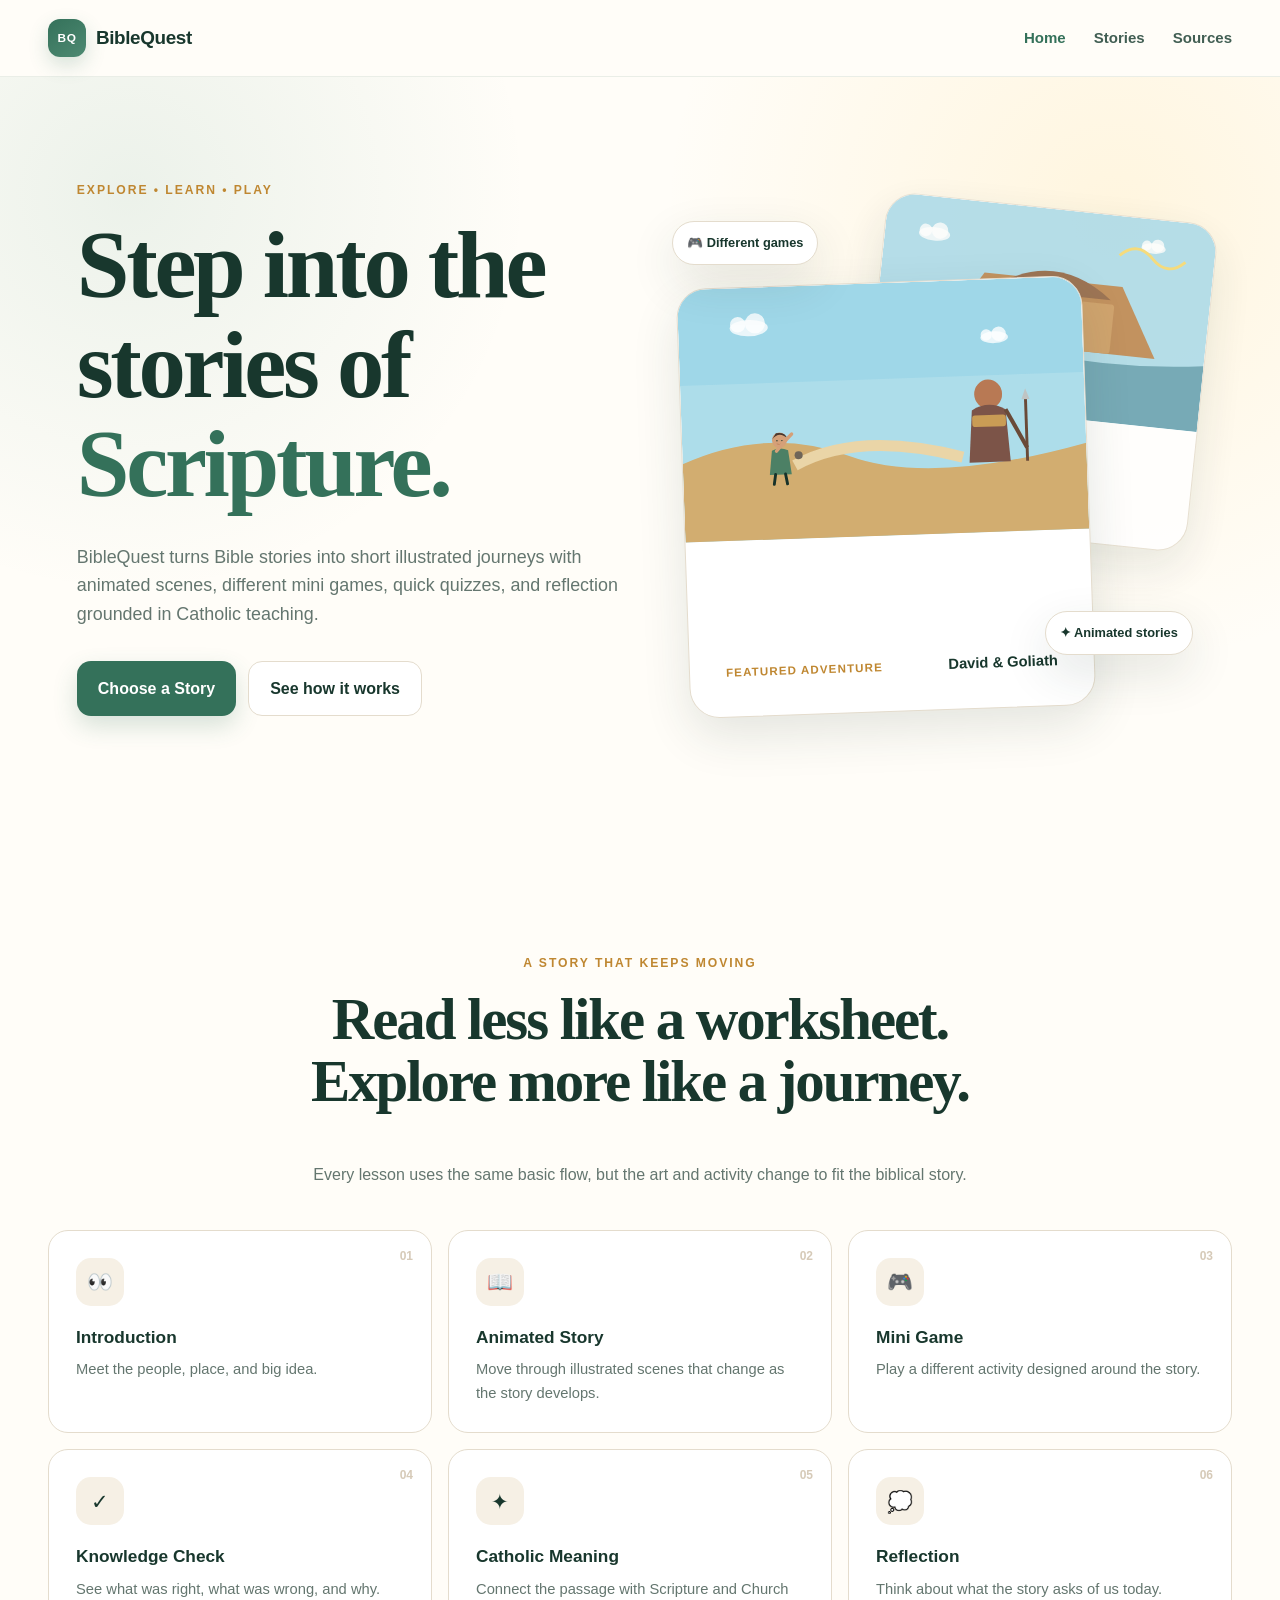
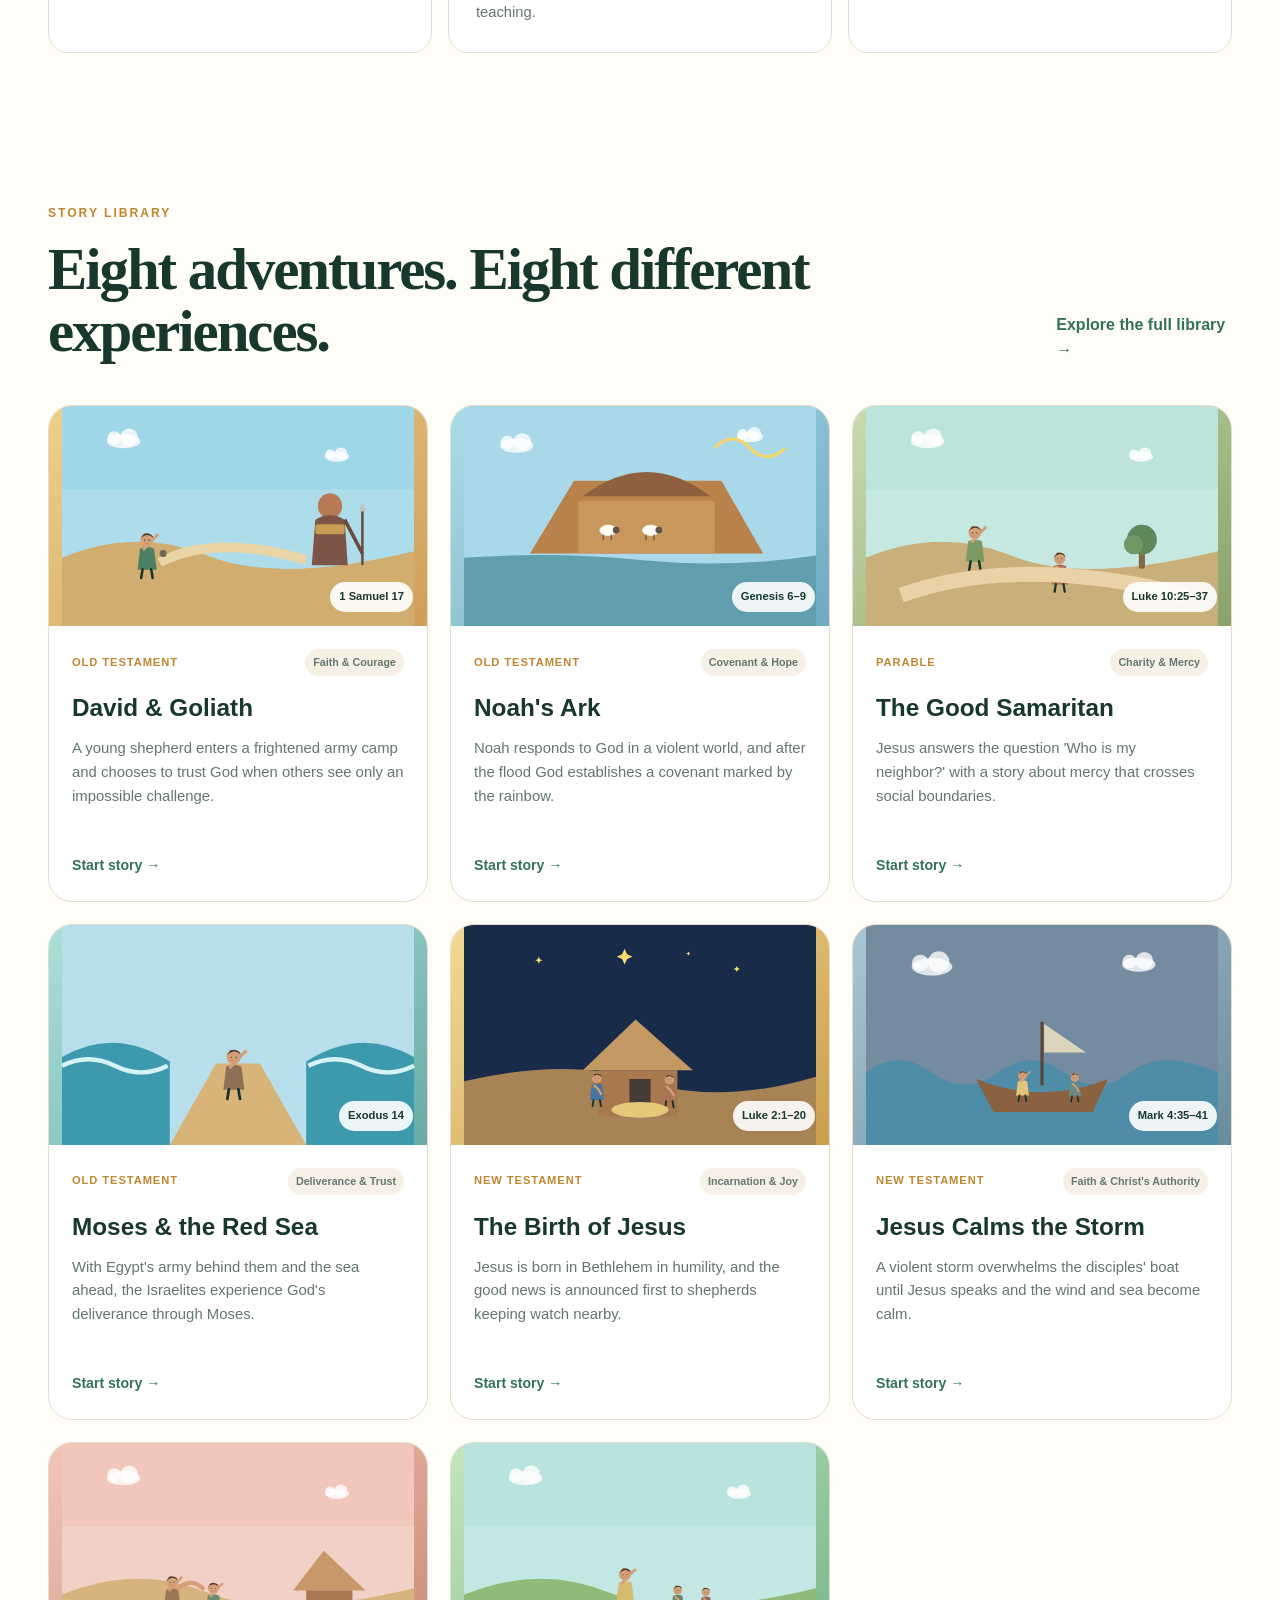
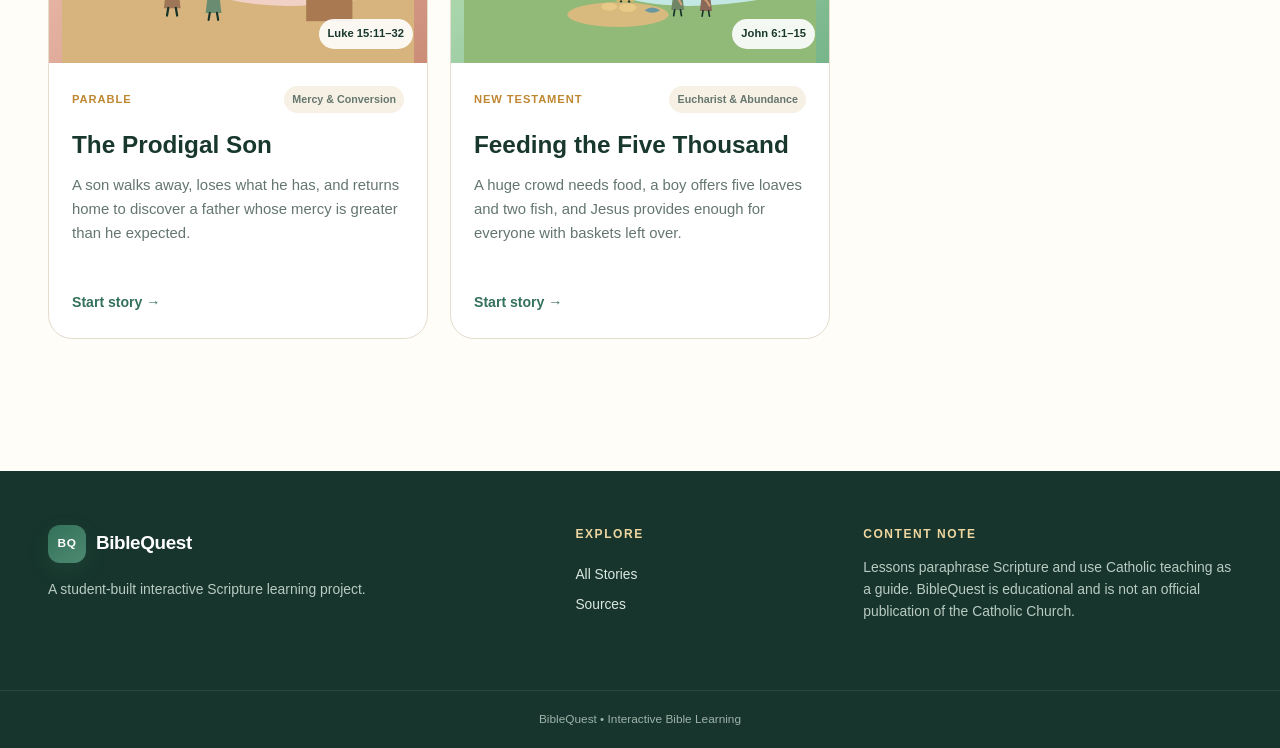
<file: index.html>
<!DOCTYPE html>
<html lang="en">
<head>
  <meta charset="UTF-8">
  <meta name="viewport" content="width=device-width, initial-scale=1.0">
  <meta name="description" content="BibleQuest makes Bible stories interactive through illustrated scenes, games, quizzes, and Catholic reflection.">
  <title>BibleQuest | Explore. Learn. Play.</title>
  <link rel="stylesheet" href="css/style.css">
</head>
<body>
<header class="site-header">
  <div class="nav-wrap">
    <a class="brand" href="index.html"><span class="brand-mark">BQ</span><span>BibleQuest</span></a>
    <button class="mobile-menu-button" aria-label="Open navigation" aria-expanded="false">☰</button>
    <nav class="main-nav" aria-label="Main navigation">
      <a href="index.html">Home</a><a href="stories.html">Stories</a><a href="sources.html">Sources</a>
    </nav>
  </div>
</header>

<main>
  <section class="home-hero vibrant-hero">
    <div class="hero-copy">
      <div class="eyebrow">Explore • Learn • Play</div>
      <h1>Step into the stories of <span>Scripture.</span></h1>
      <p>BibleQuest turns Bible stories into short illustrated journeys with animated scenes, different mini games, quick quizzes, and reflection grounded in Catholic teaching.</p>
      <div class="hero-actions"><a class="button primary" href="stories.html">Choose a Story</a><a class="button secondary" href="#how-it-works">See how it works</a></div>
    </div>
    <div class="home-character-stage" aria-hidden="true">
      <div class="home-art-card art-card-back"><div id="home-art-noah"></div></div>
      <div class="home-art-card art-card-front"><div id="home-art-david"></div><div class="art-caption"><span>Featured adventure</span><strong>David & Goliath</strong></div></div>
      <div class="home-floating-badge badge-one">✦ Animated stories</div>
      <div class="home-floating-badge badge-two">🎮 Different games</div>
    </div>
  </section>

  <section class="section-shell" id="how-it-works">
    <div class="section-heading centered"><span class="eyebrow">A story that keeps moving</span><h2>Read less like a worksheet. Explore more like a journey.</h2><p>Every lesson uses the same basic flow, but the art and activity change to fit the biblical story.</p></div>
    <div class="flow-grid lively-flow">
      <article><span>01</span><div class="flow-icon">👀</div><h3>Introduction</h3><p>Meet the people, place, and big idea.</p></article>
      <article><span>02</span><div class="flow-icon">📖</div><h3>Animated Story</h3><p>Move through illustrated scenes that change as the story develops.</p></article>
      <article><span>03</span><div class="flow-icon">🎮</div><h3>Mini Game</h3><p>Play a different activity designed around the story.</p></article>
      <article><span>04</span><div class="flow-icon">✓</div><h3>Knowledge Check</h3><p>See what was right, what was wrong, and why.</p></article>
      <article><span>05</span><div class="flow-icon">✦</div><h3>Catholic Meaning</h3><p>Connect the passage with Scripture and Church teaching.</p></article>
      <article><span>06</span><div class="flow-icon">💭</div><h3>Reflection</h3><p>Think about what the story asks of us today.</p></article>
    </div>
  </section>

  <section class="section-shell story-showcase-section">
    <div class="section-heading split-heading"><div><span class="eyebrow">Story Library</span><h2>Eight adventures. Eight different experiences.</h2></div><a class="text-link" href="stories.html">Explore the full library →</a></div>
    <div class="story-grid" id="home-story-grid"></div>
  </section>
</main>

<footer class="site-footer">
  <div class="footer-grid"><div><a class="brand footer-brand" href="index.html"><span class="brand-mark">BQ</span><span>BibleQuest</span></a><p>A student-built interactive Scripture learning project.</p></div><div><h3>Explore</h3><a href="stories.html">All Stories</a><a href="sources.html">Sources</a></div><div><h3>Content note</h3><p>Lessons paraphrase Scripture and use Catholic teaching as a guide. BibleQuest is educational and is not an official publication of the Catholic Church.</p></div></div>
  <div class="footer-bottom">BibleQuest • Interactive Bible Learning</div>
</footer>
<script src="js/stories-data.js"></script>
<script src="js/illustrations.js"></script>
<script src="js/main.js"></script>
<script>
  document.getElementById('home-art-david').innerHTML=BIBLEQUEST_ART.card('david-goliath');
  document.getElementById('home-art-noah').innerHTML=BIBLEQUEST_ART.card('noahs-ark');
</script>
</body>
</html>
</file>
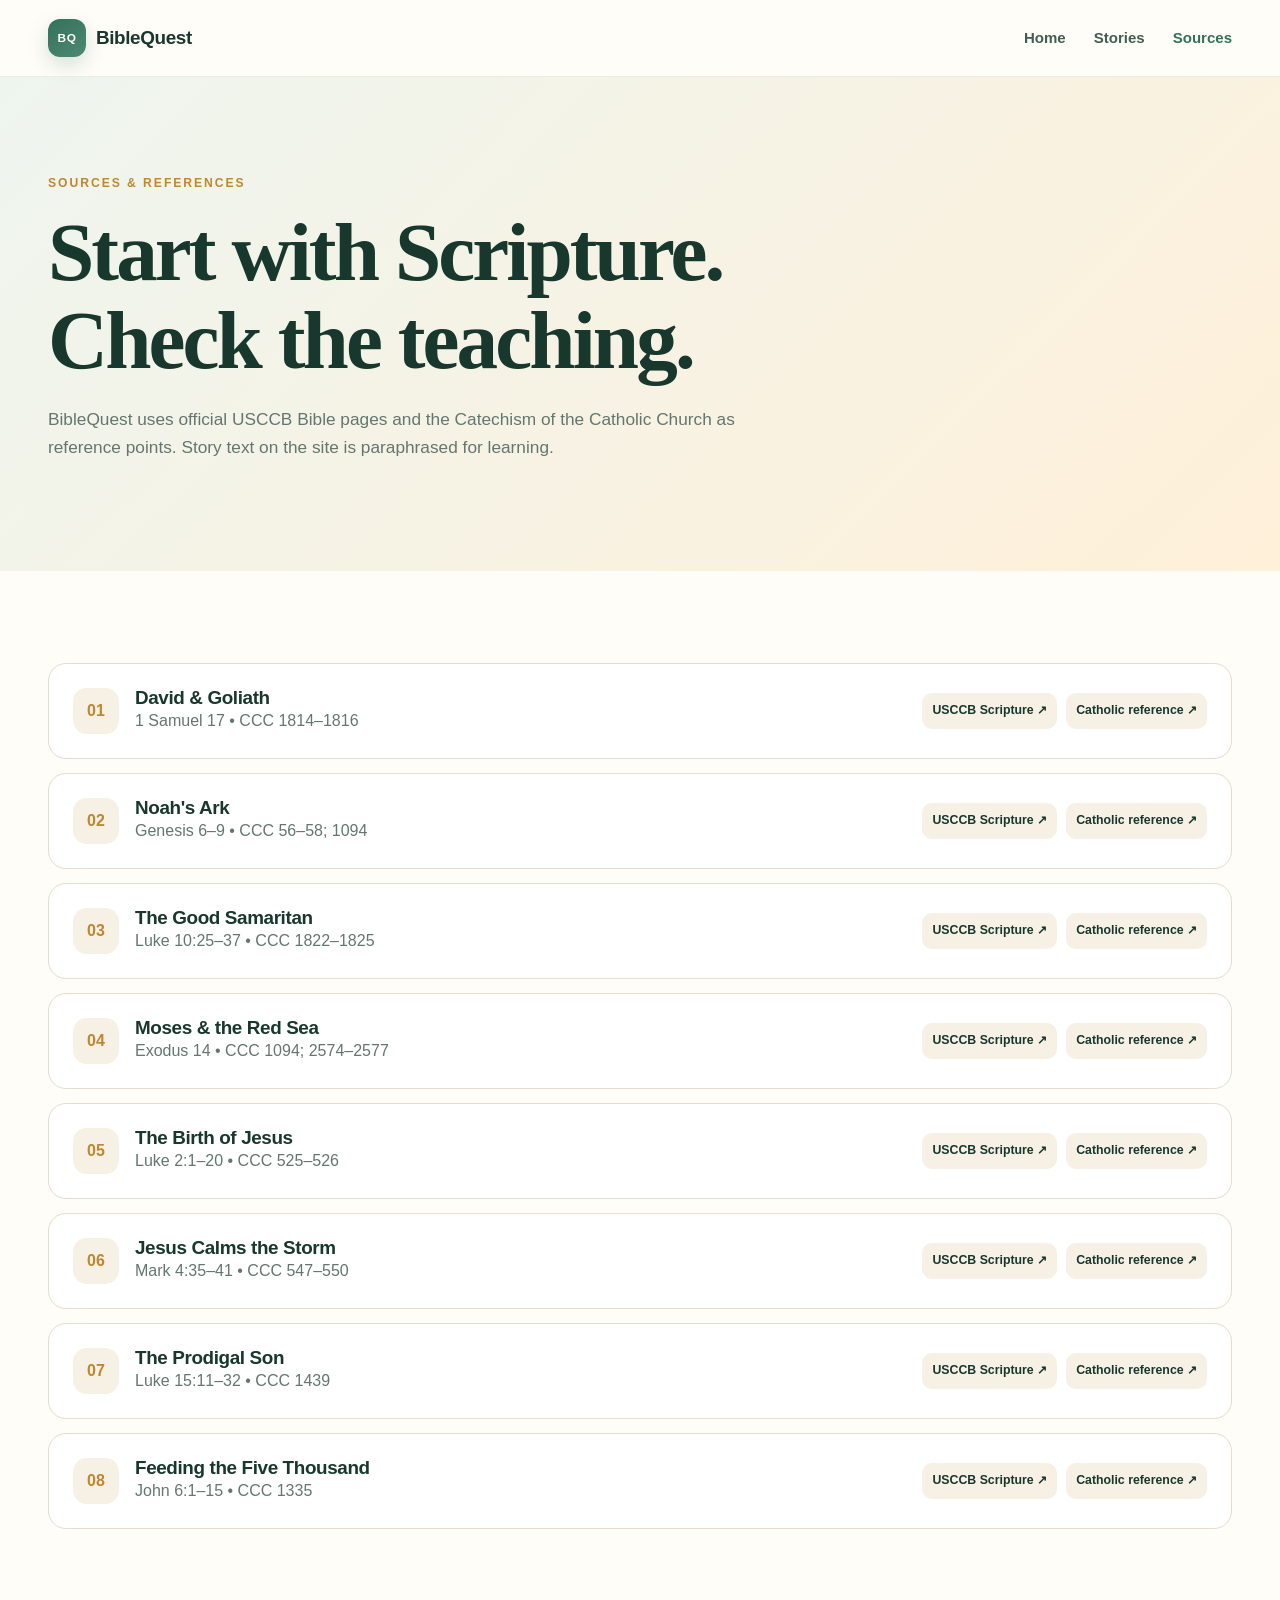
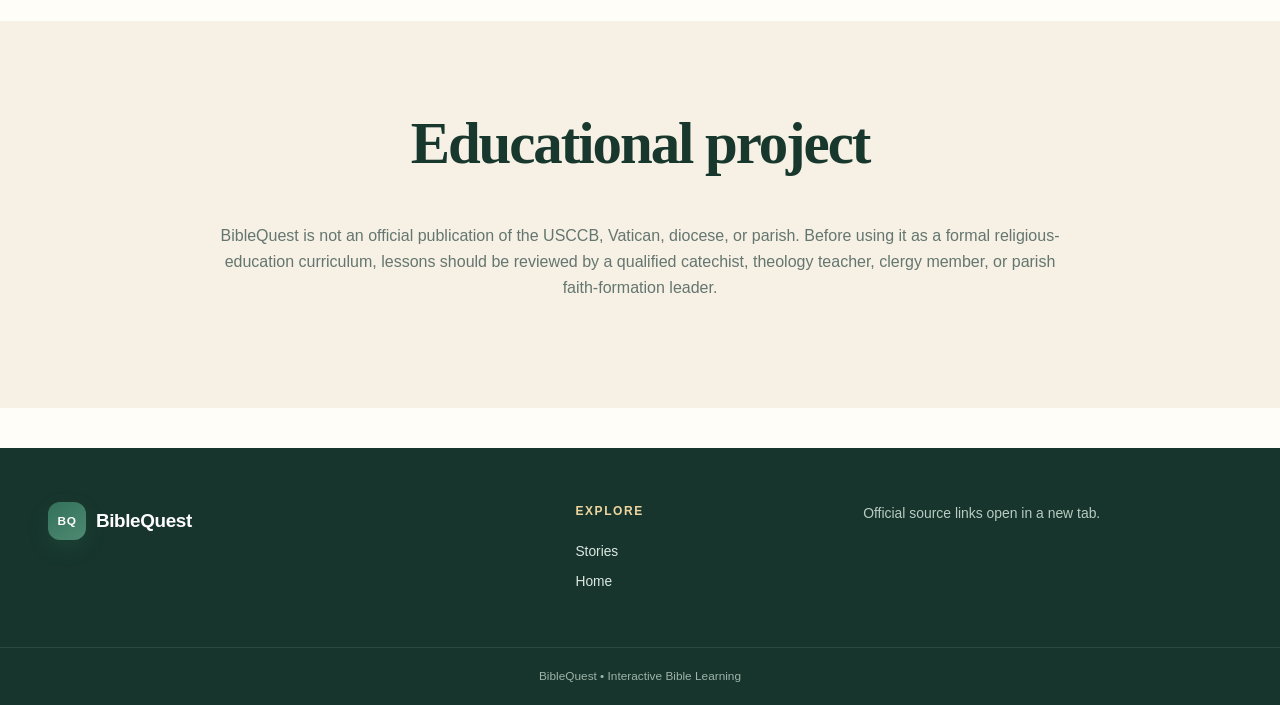
<file: sources.html>
<!DOCTYPE html>
<html lang="en"><head><meta charset="UTF-8"><meta name="viewport" content="width=device-width,initial-scale=1.0"><meta name="description" content="BibleQuest Scripture and Catholic teaching sources."><title>Sources | BibleQuest</title><link rel="stylesheet" href="css/style.css"></head>
<body>
<header class="site-header"><div class="nav-wrap"><a class="brand" href="index.html"><span class="brand-mark">BQ</span><span>BibleQuest</span></a><button class="mobile-menu-button" aria-label="Open navigation" aria-expanded="false">☰</button><nav class="main-nav"><a href="index.html">Home</a><a href="stories.html">Stories</a><a href="sources.html">Sources</a></nav></div></header>
<main><section class="page-hero compact-hero"><div><span class="eyebrow">Sources & References</span><h1>Start with Scripture. Check the teaching.</h1><p>BibleQuest uses official USCCB Bible pages and the Catechism of the Catholic Church as reference points. Story text on the site is paraphrased for learning.</p></div></section><section class="section-shell"><div class="source-list" id="source-list"></div></section><section class="section-shell soft-section"><div class="source-note"><h2>Educational project</h2><p>BibleQuest is not an official publication of the USCCB, Vatican, diocese, or parish. Before using it as a formal religious-education curriculum, lessons should be reviewed by a qualified catechist, theology teacher, clergy member, or parish faith-formation leader.</p></div></section></main>
<footer class="site-footer"><div class="footer-grid"><div><a class="brand footer-brand" href="index.html"><span class="brand-mark">BQ</span><span>BibleQuest</span></a></div><div><h3>Explore</h3><a href="stories.html">Stories</a><a href="index.html">Home</a></div><div><p>Official source links open in a new tab.</p></div></div><div class="footer-bottom">BibleQuest • Interactive Bible Learning</div></footer>
<script src="js/stories-data.js"></script><script src="js/illustrations.js"></script><script src="js/main.js"></script>
<script>document.getElementById('source-list').innerHTML=BIBLEQUEST_STORIES.map(s=>`<article class="source-card"><div><span class="source-number">${String(s.order).padStart(2,'0')}</span><h2>${s.title}</h2><p>${s.passage} • CCC ${s.catechismRefs}</p></div><div class="source-links"><a href="${s.sources.scripture}" target="_blank" rel="noopener">USCCB Scripture ↗</a><a href="${s.sources.catechism}" target="_blank" rel="noopener">Catholic reference ↗</a></div></article>`).join('');</script>
</body></html>
</file>
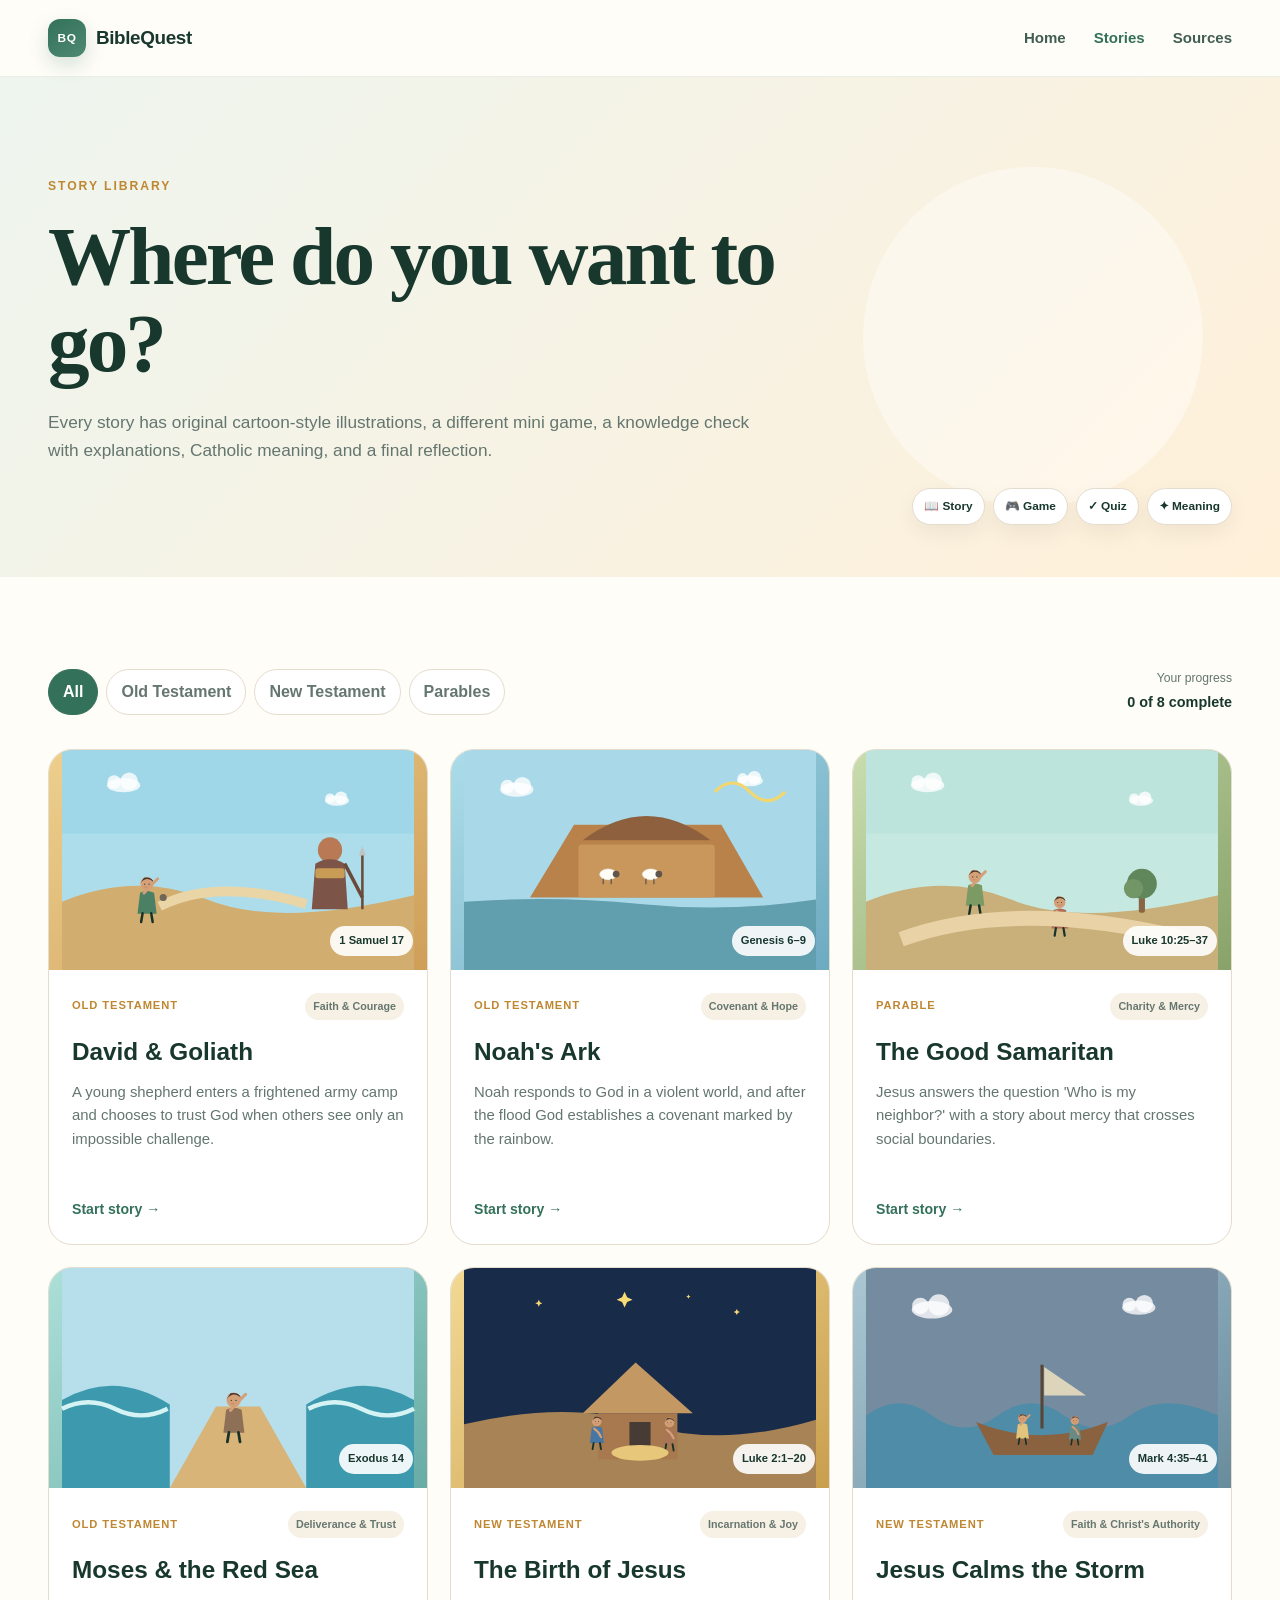
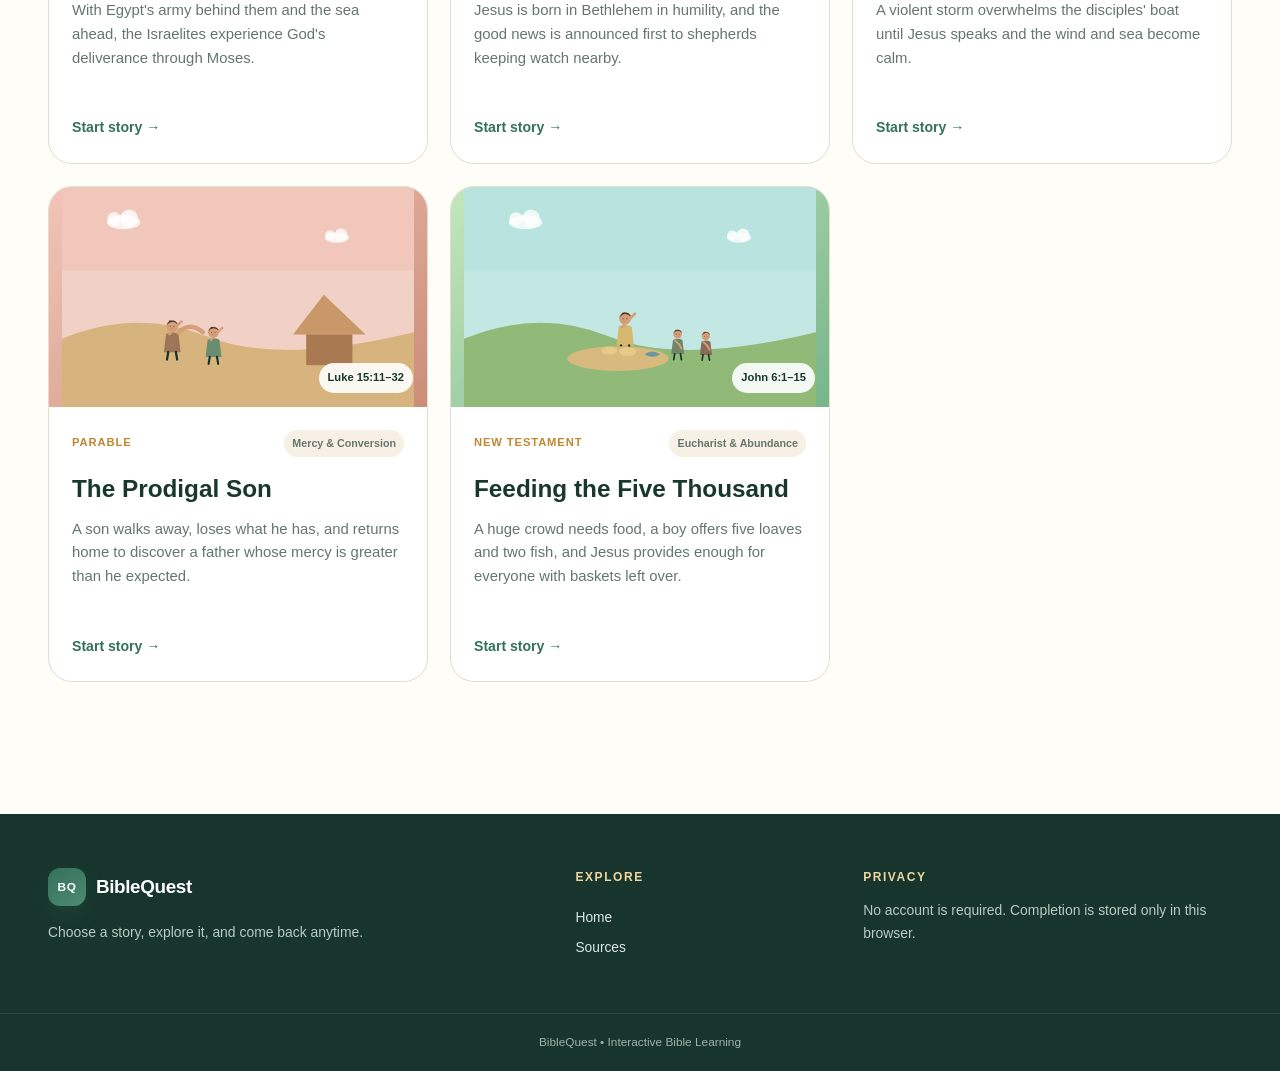
<file: stories.html>
<!DOCTYPE html>
<html lang="en">
<head>
  <meta charset="UTF-8"><meta name="viewport" content="width=device-width,initial-scale=1.0">
  <meta name="description" content="Explore all BibleQuest interactive Bible stories.">
  <title>Stories | BibleQuest</title><link rel="stylesheet" href="css/style.css">
</head>
<body>
<header class="site-header"><div class="nav-wrap"><a class="brand" href="index.html"><span class="brand-mark">BQ</span><span>BibleQuest</span></a><button class="mobile-menu-button" aria-label="Open navigation" aria-expanded="false">☰</button><nav class="main-nav"><a href="index.html">Home</a><a href="stories.html">Stories</a><a href="sources.html">Sources</a></nav></div></header>
<main>
  <section class="page-hero library-hero"><div><span class="eyebrow">Story Library</span><h1>Where do you want to go?</h1><p>Every story has original cartoon-style illustrations, a different mini game, a knowledge check with explanations, Catholic meaning, and a final reflection.</p></div><div class="library-hero-bubbles"><span>📖 Story</span><span>🎮 Game</span><span>✓ Quiz</span><span>✦ Meaning</span></div></section>
  <section class="section-shell library-section">
    <div class="library-toolbar"><div class="filters" role="group" aria-label="Filter stories"><button class="filter-button active-filter" data-filter="all">All</button><button class="filter-button" data-filter="old">Old Testament</button><button class="filter-button" data-filter="new">New Testament</button><button class="filter-button" data-filter="parable">Parables</button></div><div class="library-progress"><span>Your progress</span><strong id="library-progress-count">0 of 8 complete</strong></div></div>
    <div class="story-grid" id="library-story-grid"></div>
  </section>
</main>
<footer class="site-footer"><div class="footer-grid"><div><a class="brand footer-brand" href="index.html"><span class="brand-mark">BQ</span><span>BibleQuest</span></a><p>Choose a story, explore it, and come back anytime.</p></div><div><h3>Explore</h3><a href="index.html">Home</a><a href="sources.html">Sources</a></div><div><h3>Privacy</h3><p>No account is required. Completion is stored only in this browser.</p></div></div><div class="footer-bottom">BibleQuest • Interactive Bible Learning</div></footer>
<script src="js/stories-data.js"></script><script src="js/illustrations.js"></script><script src="js/main.js"></script><script src="js/stories.js"></script>
</body></html>
</file>
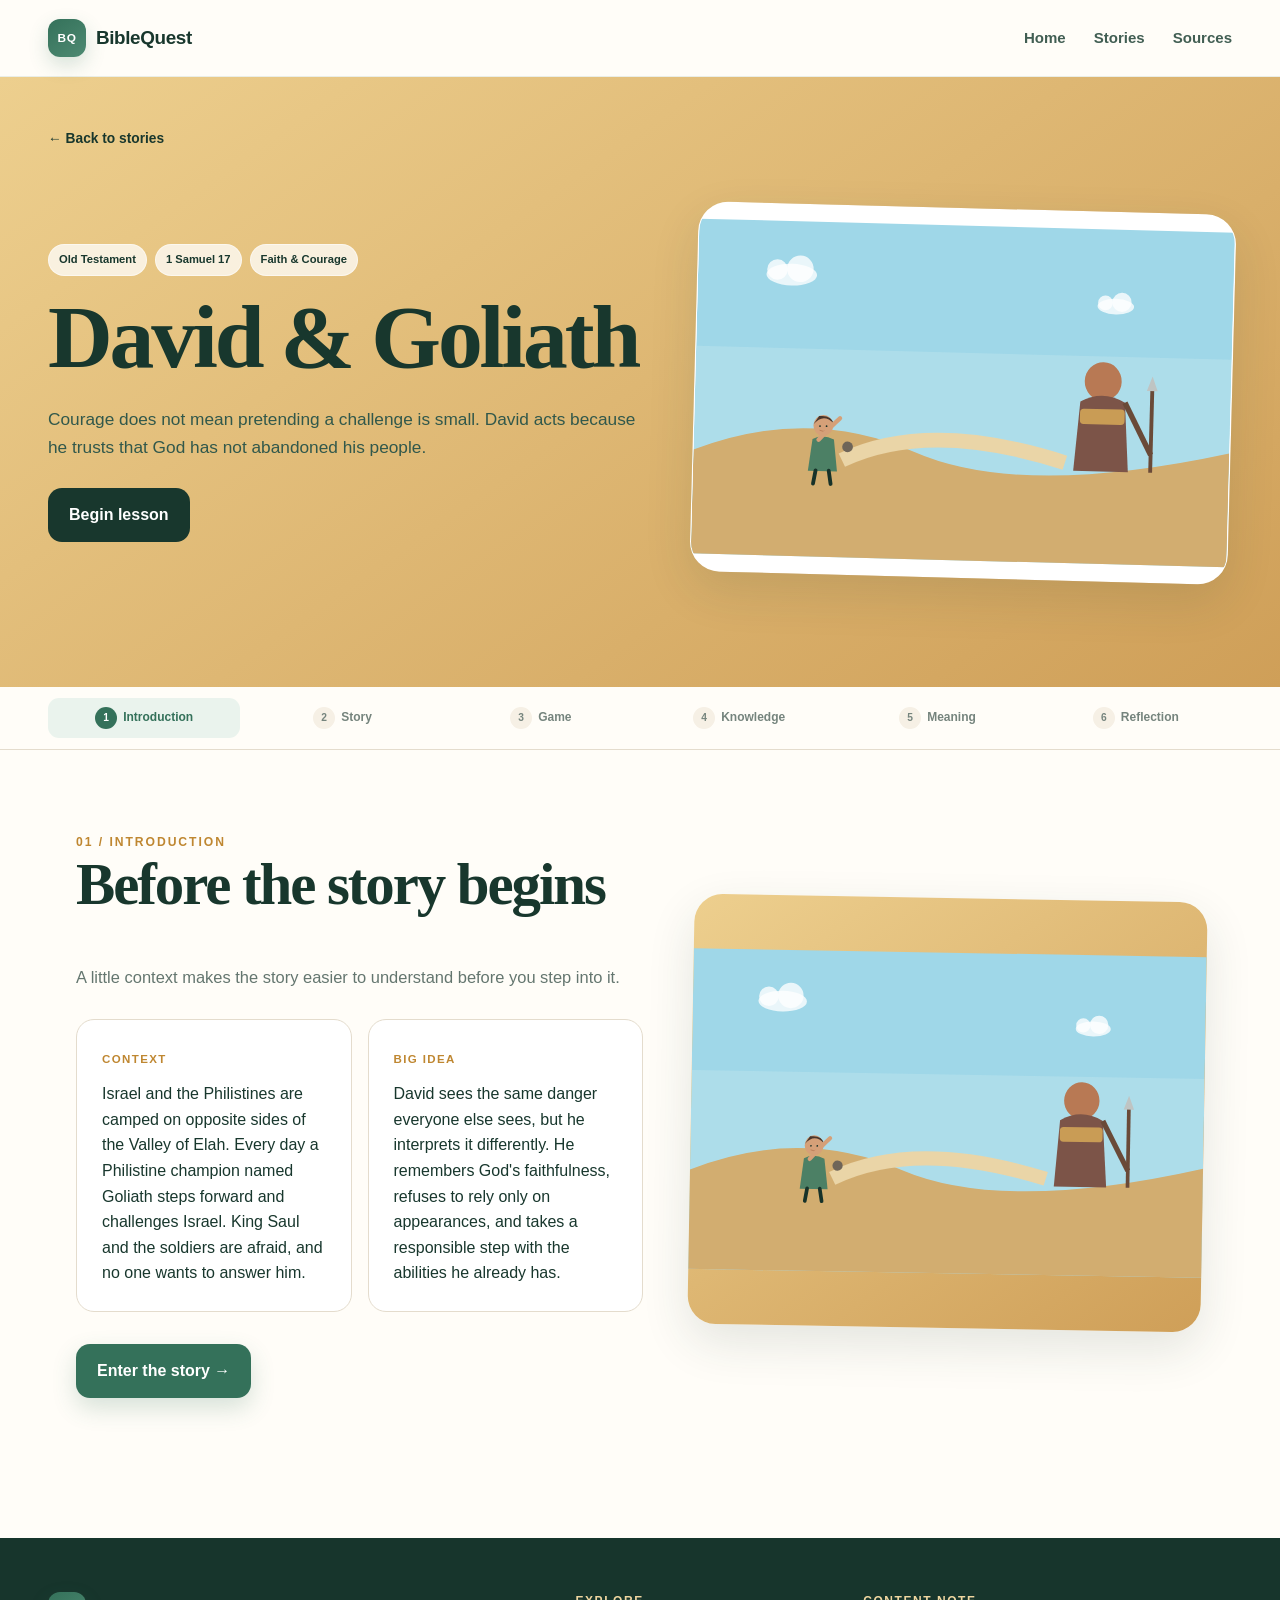
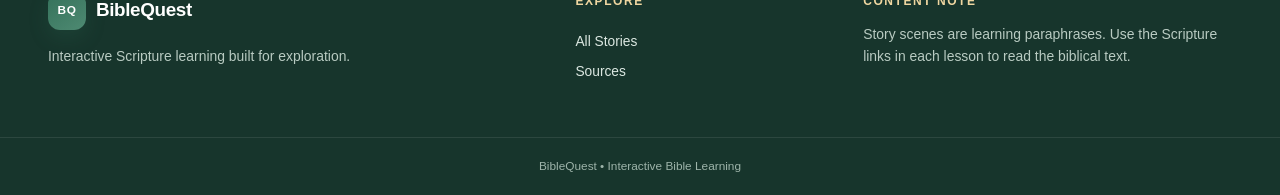
<file: story.html>
<!DOCTYPE html>
<html lang="en"><head><meta charset="UTF-8"><meta name="viewport" content="width=device-width,initial-scale=1.0"><meta name="description" content="An interactive BibleQuest story lesson."><title>Story | BibleQuest</title><link rel="stylesheet" href="css/style.css"></head>
<body class="story-page">
<header class="site-header"><div class="nav-wrap"><a class="brand" href="index.html"><span class="brand-mark">BQ</span><span>BibleQuest</span></a><button class="mobile-menu-button" aria-label="Open navigation" aria-expanded="false">☰</button><nav class="main-nav"><a href="index.html">Home</a><a href="stories.html">Stories</a><a href="sources.html">Sources</a></nav></div></header>
<main id="story-app"><section class="story-loading"><p>Loading story…</p></section></main>
<footer class="site-footer"><div class="footer-grid"><div><a class="brand footer-brand" href="index.html"><span class="brand-mark">BQ</span><span>BibleQuest</span></a><p>Interactive Scripture learning built for exploration.</p></div><div><h3>Explore</h3><a href="stories.html">All Stories</a><a href="sources.html">Sources</a></div><div><h3>Content note</h3><p>Story scenes are learning paraphrases. Use the Scripture links in each lesson to read the biblical text.</p></div></div><div class="footer-bottom">BibleQuest • Interactive Bible Learning</div></footer>
<script src="js/stories-data.js"></script><script src="js/illustrations.js"></script><script src="js/main.js"></script><script src="js/games.js"></script><script src="js/story.js"></script>
</body></html>
</file>
<file: css/style.css>
:root{
  --ink:#18372d;
  --ink-2:#284b40;
  --muted:#64766f;
  --paper:#fffdf8;
  --cream:#f6f0e5;
  --cream-2:#ece3d3;
  --white:#fff;
  --green:#34715a;
  --green-dark:#285744;
  --gold:#bf8731;
  --line:#e4dccd;
  --shadow:0 18px 48px rgba(31,60,49,.12);
  --radius:24px;
}
*{box-sizing:border-box}
html{scroll-behavior:smooth}
body{margin:0;background:var(--paper);color:var(--ink);font-family:Inter,ui-sans-serif,-apple-system,BlinkMacSystemFont,"Segoe UI",sans-serif;line-height:1.6}
button,input,textarea{font:inherit}button,a{-webkit-tap-highlight-color:transparent}a{color:inherit}img,svg{max-width:100%;display:block}
h1,h2,h3,p{margin-top:0}h1,h2{font-family:Georgia,"Times New Roman",serif;letter-spacing:-.035em;line-height:1.05}h1{font-size:clamp(3.2rem,7.4vw,7rem)}h2{font-size:clamp(2.2rem,4.6vw,4.2rem)}
.site-header{position:sticky;top:0;z-index:80;background:rgba(255,253,248,.94);border-bottom:1px solid rgba(52,113,90,.1);backdrop-filter:blur(14px)}
.nav-wrap{max-width:1240px;height:76px;margin:auto;padding:0 28px;display:flex;align-items:center;justify-content:space-between}.brand{display:inline-flex;align-items:center;gap:10px;text-decoration:none;font-weight:900;letter-spacing:-.02em;font-size:1.18rem}.brand-mark{width:38px;height:38px;border-radius:12px;display:grid;place-items:center;background:linear-gradient(145deg,var(--green),#4e8a72);color:#fff;font-size:.74rem;letter-spacing:.06em;box-shadow:0 8px 20px rgba(52,113,90,.2)}
.main-nav{display:flex;align-items:center;gap:28px}.main-nav a{text-decoration:none;color:#415e53;font-weight:750;font-size:.94rem}.main-nav a:hover,.main-nav .active-nav{color:var(--green)}.mobile-menu-button{display:none;border:0;background:none;color:var(--ink);font-size:1.35rem}
.button{display:inline-flex;align-items:center;justify-content:center;border:0;border-radius:14px;padding:14px 21px;text-decoration:none;font-weight:850;cursor:pointer;transition:.18s ease;transition-property:transform,box-shadow,background}.button:hover{transform:translateY(-2px)}.primary{background:var(--green);color:#fff;box-shadow:0 10px 24px rgba(52,113,90,.2)}.primary:hover{background:var(--green-dark)}.secondary{background:#fff;border:1px solid var(--line);color:var(--ink)}.text-link{color:var(--green);text-decoration:none;font-weight:850}.text-link:hover{text-decoration:underline}
.eyebrow,.mini-label,.lesson-number{display:inline-block;color:var(--gold);font-size:.76rem;font-weight:900;letter-spacing:.16em;text-transform:uppercase}.eyebrow{margin-bottom:16px}

/* HOME */
.home-hero{max-width:1420px;margin:auto;min-height:780px;padding:82px clamp(24px,6vw,92px);display:grid;grid-template-columns:1.02fr .98fr;gap:64px;align-items:center}.vibrant-hero{background:radial-gradient(circle at 87% 18%,rgba(255,210,107,.18),transparent 28rem),radial-gradient(circle at 10% 15%,rgba(66,142,111,.10),transparent 25rem)}
.hero-copy h1{max-width:790px;margin-bottom:28px}.hero-copy h1 span{color:var(--green)}.hero-copy>p{max-width:690px;font-size:1.12rem;color:var(--muted)}.hero-actions{display:flex;gap:12px;flex-wrap:wrap;margin:32px 0 42px}.hero-mini-stats{display:flex;gap:34px;flex-wrap:wrap;border-top:1px solid var(--line);padding-top:24px;max-width:680px}.hero-mini-stats div{display:flex;flex-direction:column}.hero-mini-stats strong{font-size:1.22rem}.hero-mini-stats span{color:var(--muted);font-size:.82rem}
.home-character-stage{min-height:560px;position:relative}.home-art-card{position:absolute;background:#fff;border:1px solid var(--line);border-radius:30px;box-shadow:var(--shadow);overflow:hidden}.home-art-card svg{width:100%;height:100%;object-fit:cover}.art-card-back{width:64%;height:330px;right:0;top:20px;transform:rotate(6deg);opacity:.86}.art-card-front{width:78%;height:430px;left:0;top:95px;transform:rotate(-2deg)}.art-caption{position:absolute;left:20px;bottom:18px;right:20px;background:rgba(255,255,255,.9);border:1px solid rgba(255,255,255,.8);border-radius:16px;padding:13px 15px;display:flex;justify-content:space-between;gap:15px;align-items:center}.art-caption span{font-size:.72rem;text-transform:uppercase;letter-spacing:.1em;color:var(--gold);font-weight:900}.art-caption strong{font-size:.92rem}.home-floating-badge{position:absolute;background:#fff;border:1px solid var(--line);box-shadow:var(--shadow);padding:11px 14px;border-radius:999px;font-weight:850;font-size:.8rem;animation:floaty 4s ease-in-out infinite}.badge-one{right:2%;bottom:92px}.badge-two{left:-2%;top:34px;animation-delay:-2s}
@keyframes floaty{0%,100%{transform:translateY(0)}50%{transform:translateY(-9px)}}
.section-shell{max-width:1240px;margin:auto;padding:92px 28px}.section-heading{margin-bottom:42px}.section-heading.centered{text-align:center;max-width:800px;margin-left:auto;margin-right:auto}.section-heading p{color:var(--muted)}.split-heading{display:flex;justify-content:space-between;align-items:end;gap:30px}.split-heading h2{margin-bottom:0}
.flow-grid{display:grid;grid-template-columns:repeat(3,1fr);gap:16px}.flow-grid article{position:relative;overflow:hidden;padding:27px;border:1px solid var(--line);border-radius:20px;background:#fff;transition:.2s ease}.flow-grid article:hover{transform:translateY(-4px);box-shadow:var(--shadow)}.flow-grid article>span{position:absolute;right:18px;top:16px;color:#d6cab8;font-weight:900;font-size:.75rem}.flow-icon{width:48px;height:48px;border-radius:15px;background:var(--cream);display:grid;place-items:center;font-size:1.3rem;margin-bottom:18px}.flow-grid h3{margin:0 0 7px;font-size:1.08rem}.flow-grid p{margin:0;color:var(--muted);font-size:.92rem}
.story-showcase-section{padding-top:54px}.story-grid{display:grid;grid-template-columns:repeat(3,1fr);gap:22px}.story-card{border:1px solid var(--line);border-radius:var(--radius);overflow:hidden;background:#fff;transition:.2s ease;transition-property:transform,box-shadow}.story-card:hover{transform:translateY(-6px);box-shadow:var(--shadow)}.story-card-visual{position:relative;display:block;min-height:220px;overflow:hidden;text-decoration:none}.card-art-wrap{position:absolute;inset:0}.card-art-wrap svg{width:100%;height:100%;object-fit:cover;transition:transform .35s ease}.story-card:hover .card-art-wrap svg{transform:scale(1.035)}.story-passage{position:absolute;right:14px;bottom:14px;z-index:2;background:rgba(255,255,255,.9);padding:6px 9px;border-radius:999px;font-size:.7rem;font-weight:850}.story-card-body{padding:23px}.story-card-meta{display:flex;justify-content:space-between;align-items:center;gap:8px;margin-bottom:13px}.story-card-meta>span:first-child{color:var(--gold);font-size:.7rem;text-transform:uppercase;letter-spacing:.08em;font-weight:900}.theme-pill,.complete-pill{padding:5px 8px;border-radius:999px;background:var(--cream);font-size:.67rem;font-weight:850;color:#66776f}.complete-pill{background:#e1f1e7;color:var(--green)}.story-card h3{font-size:1.52rem;margin-bottom:9px}.story-card h3 a{text-decoration:none}.story-card-body>p{color:var(--muted);font-size:.93rem;min-height:100px}.story-card-link{color:var(--green);text-decoration:none;font-weight:850;font-size:.88rem}
.kid-friendly-callout{display:grid;grid-template-columns:180px 1fr 220px;align-items:center;gap:34px;padding:40px;border-radius:30px;background:linear-gradient(135deg,#e9f4ee,#fff0d2);border:1px solid var(--line)}.callout-art{height:150px;position:relative;display:grid;place-items:center}.open-book{font-size:5.5rem;filter:drop-shadow(0 14px 18px rgba(0,0,0,.08));animation:bookbounce 3.5s ease-in-out infinite}.spark{position:absolute;color:#d49b3c;animation:twinkle 1.8s ease-in-out infinite}.s1{left:18px;top:22px}.s2{right:14px;bottom:28px;animation-delay:-.8s}.kid-friendly-callout h2{font-size:clamp(2rem,3vw,3rem);margin-bottom:12px}.kid-friendly-callout p{margin:0;color:var(--muted)}.progress-card{background:#fff;border:1px solid var(--line);border-radius:18px;padding:18px}.progress-card>span{color:var(--muted);font-size:.76rem}.progress-card strong{display:block;font-size:1.45rem;margin:3px 0 10px}.tiny-progress{height:8px;border-radius:999px;background:var(--cream);overflow:hidden}.tiny-progress span{display:block;height:100%;background:var(--green);width:0;transition:width .3s ease}
@keyframes bookbounce{0%,100%{transform:rotate(-4deg) translateY(0)}50%{transform:rotate(3deg) translateY(-8px)}}@keyframes twinkle{0%,100%{opacity:.35;transform:scale(.8)}50%{opacity:1;transform:scale(1.2)}}

/* LIBRARY / SOURCES */
.page-hero{min-height:500px;padding:92px max(28px,calc((100vw - 1184px)/2));display:flex;align-items:center;background:linear-gradient(135deg,#eef5ef,#fff0d9)}.page-hero>div:first-child{max-width:840px}.page-hero h1{font-size:clamp(3.2rem,6.5vw,6.2rem);margin-bottom:22px}.page-hero p{max-width:730px;color:var(--muted);font-size:1.08rem}.compact-hero{min-height:390px}.library-hero{position:relative;overflow:hidden}.library-hero::after{content:"";position:absolute;width:340px;height:340px;border-radius:50%;right:6%;top:18%;background:rgba(255,255,255,.38)}.library-hero-bubbles{position:absolute;right:max(28px,calc((100vw - 1184px)/2));bottom:52px;display:flex;gap:8px;flex-wrap:wrap;max-width:360px;justify-content:flex-end;z-index:2}.library-hero-bubbles span{background:#fff;border:1px solid var(--line);padding:8px 11px;border-radius:999px;font-size:.74rem;font-weight:850;box-shadow:0 8px 22px rgba(0,0,0,.06)}
.library-toolbar{display:flex;justify-content:space-between;align-items:center;gap:24px;margin-bottom:34px}.filters{display:flex;gap:8px;flex-wrap:wrap}.filter-button{border:1px solid var(--line);background:#fff;border-radius:999px;padding:9px 14px;color:var(--muted);font-weight:750;cursor:pointer}.filter-button:hover,.active-filter{background:var(--green);border-color:var(--green);color:#fff}.library-progress{text-align:right}.library-progress span{display:block;color:var(--muted);font-size:.76rem}.library-progress strong{font-size:.9rem}
.soft-section{max-width:none;padding-left:max(28px,calc((100vw - 1184px)/2));padding-right:max(28px,calc((100vw - 1184px)/2));background:var(--cream)}.source-list{display:grid;gap:14px}.source-card{display:grid;grid-template-columns:1fr auto;gap:25px;padding:24px;border:1px solid var(--line);border-radius:18px;background:#fff}.source-card>div:first-child{display:grid;grid-template-columns:46px 1fr;column-gap:16px;align-items:center}.source-card h2{font-family:inherit;font-size:1.18rem;letter-spacing:-.02em;margin:0}.source-card p{grid-column:2;color:var(--muted);margin:0}.source-number{grid-row:1/3;width:46px;height:46px;border-radius:14px;background:var(--cream);display:grid;place-items:center;font-weight:900;color:var(--gold)}.source-links{display:flex;align-items:center;gap:9px;flex-wrap:wrap;justify-content:flex-end}.source-links a{font-size:.77rem;font-weight:800;text-decoration:none;padding:8px 10px;border-radius:10px;background:var(--cream)}.source-links a:hover{background:var(--cream-2)}.source-note{max-width:850px;margin:auto;text-align:center}.source-note p{color:var(--muted)}

/* STORY HERO / FLOW */
.story-detail-hero{position:relative;min-height:610px;overflow:hidden}.story-hero-inner{max-width:1240px;margin:auto;padding:48px 28px 80px}.back-link{display:inline-block;margin-bottom:58px;text-decoration:none;font-size:.86rem;font-weight:850}.story-hero-grid{display:grid;grid-template-columns:1.05fr .95fr;gap:52px;align-items:center}.story-hero-meta{display:flex;gap:8px;flex-wrap:wrap;margin-bottom:14px}.story-hero-meta span{background:rgba(255,255,255,.74);border:1px solid rgba(255,255,255,.5);padding:6px 10px;border-radius:999px;font-size:.7rem;font-weight:850}.story-hero-copy h1{font-size:clamp(3.7rem,7vw,6.9rem);margin:0 0 22px}.story-hero-copy>p{max-width:680px;font-size:1.08rem;color:#31584b}.story-start-button{margin-top:10px;background:var(--ink);color:#fff}.story-hero-art{height:370px;border-radius:30px;overflow:hidden;background:#fff;border:1px solid rgba(255,255,255,.55);box-shadow:var(--shadow);transform:rotate(1.5deg)}.story-hero-art svg{width:100%;height:100%}
.story-progress-wrap{position:sticky;top:76px;z-index:60;background:rgba(255,253,248,.96);backdrop-filter:blur(12px);border-bottom:1px solid var(--line)}.story-progress-nav{max-width:1240px;margin:auto;padding:11px 28px;display:grid;grid-template-columns:repeat(6,1fr);gap:6px}.progress-tab{border:0;background:transparent;border-radius:11px;padding:9px 8px;display:flex;align-items:center;justify-content:center;gap:6px;color:#75847d;font-size:.75rem;font-weight:800;cursor:pointer}.progress-tab span{width:22px;height:22px;border-radius:50%;display:grid;place-items:center;background:var(--cream);font-size:.64rem}.progress-tab:hover,.active-tab{background:#eaf3ed;color:var(--green)}.active-tab span{background:var(--green);color:#fff}
.lesson-section{display:none;opacity:1}.lesson-section.active-lesson{display:block}.lesson-section.lesson-leaving{opacity:0;transform:translateY(-8px);transition:.18s ease}.lesson-section.lesson-entering{opacity:0;transform:translateY(10px)}.lesson-content{max-width:1184px;min-height:620px;margin:auto;padding:78px 28px 100px}.lesson-content.narrow{max-width:900px}.lesson-lede{max-width:760px;color:var(--muted);font-size:1.03rem}.lesson-next-row{margin-top:38px}
.intro-lesson{display:grid;grid-template-columns:1.05fr .95fr;gap:48px;align-items:center}.intro-cards{display:grid;grid-template-columns:1fr 1fr;gap:16px;margin:28px 0 32px}.intro-cards article{padding:25px;border:1px solid var(--line);border-radius:18px;background:#fff}.intro-cards article>span{color:var(--gold);font-size:.72rem;letter-spacing:.12em;text-transform:uppercase;font-weight:900}.intro-cards p{margin:11px 0 0}.intro-art{height:430px;border-radius:28px;overflow:hidden;box-shadow:var(--shadow);transform:rotate(1deg)}.intro-art svg{width:100%;height:100%}
.story-section-heading{display:flex;justify-content:space-between;gap:30px;align-items:end;margin-bottom:28px}.story-section-heading h2{margin-bottom:0}.story-section-heading>p{max-width:460px;color:var(--muted);margin-bottom:5px}.scene-viewer{display:grid;grid-template-columns:1.15fr .85fr;min-height:510px;background:#fff;border:1px solid var(--line);border-radius:28px;overflow:hidden;box-shadow:var(--shadow)}.scene-stage{position:relative;min-height:510px;overflow:hidden}.scene-art-wrap,.scene-art-wrap svg{width:100%;height:100%}.scene-badge{position:absolute;left:22px;top:22px;width:58px;height:58px;border-radius:17px;background:rgba(255,255,255,.9);display:flex;flex-direction:column;align-items:center;justify-content:center;box-shadow:0 10px 24px rgba(0,0,0,.08)}.scene-badge span{font-weight:950;font-size:1.15rem;line-height:1}.scene-badge small{font-size:.5rem;font-weight:900;letter-spacing:.12em;color:var(--muted)}.scene-copy{padding:46px;display:flex;flex-direction:column;justify-content:center}.scene-copy>span{color:var(--gold);font-size:.72rem;font-weight:900;letter-spacing:.08em;text-transform:uppercase}.scene-copy h3{font-family:Georgia,serif;font-size:2.1rem;margin:11px 0 14px}.scene-copy p{color:var(--muted);font-size:1.01rem}.scene-controls{display:flex;gap:10px;margin-top:18px}.icon-button{width:48px;height:48px;border:1px solid var(--line);background:#fff;border-radius:13px;font-weight:900;cursor:pointer}.icon-button:disabled{opacity:.35;cursor:not-allowed}.scene-progress-dots{display:flex;gap:7px;margin-top:8px}.scene-progress-dots button{width:8px;height:8px;border:0;padding:0;border-radius:999px;background:#d7d1c7;cursor:pointer;transition:.2s}.scene-progress-dots .active-dot{width:25px;background:var(--green)}
.scene-shift-left .story-svg{animation:sceneInLeft .55s cubic-bezier(.2,.8,.2,1)}.scene-shift-right .story-svg{animation:sceneInRight .55s cubic-bezier(.2,.8,.2,1)}.scene-copy-shift h3,.scene-copy-shift p{animation:copyIn .42s ease}.art-cloud{animation:cloudDrift 8s ease-in-out infinite}.art-bob,.art-character{animation:bob 3.8s ease-in-out infinite}.art-fly{animation:flyStone 1.4s ease-in-out infinite}.art-wave{animation:waveMove 2.2s ease-in-out infinite}.art-rainbow{animation:rainbowGlow 2.5s ease-in-out infinite}.art-twinkle{animation:twinkle 1.8s ease-in-out infinite}.art-float{animation:floaty 3s ease-in-out infinite}.art-wind{stroke-dasharray:90;animation:windMove 1.6s linear infinite}.art-sunpulse{animation:sunPulse 2.2s ease-in-out infinite}
@keyframes sceneInLeft{from{opacity:.3;transform:translateX(24px) scale(1.02)}to{opacity:1;transform:none}}@keyframes sceneInRight{from{opacity:.3;transform:translateX(-24px) scale(1.02)}to{opacity:1;transform:none}}@keyframes copyIn{from{opacity:0;transform:translateY(10px)}to{opacity:1;transform:none}}@keyframes cloudDrift{0%,100%{transform:translateX(0)}50%{transform:translateX(18px)}}@keyframes bob{0%,100%{transform:translateY(0)}50%{transform:translateY(-3px)}}@keyframes flyStone{0%,100%{transform:translate(0,0)}50%{transform:translate(30px,-18px)}}@keyframes waveMove{0%,100%{transform:translateX(0)}50%{transform:translateX(12px)}}@keyframes rainbowGlow{0%,100%{opacity:.75}50%{opacity:1}}@keyframes windMove{from{stroke-dashoffset:90}to{stroke-dashoffset:-90}}@keyframes sunPulse{0%,100%{opacity:.75}50%{opacity:1;transform:scale(1.06);transform-origin:center}}

/* GAMES */
.game-lesson-content>h2{margin-bottom:12px}.unique-game-shell{margin-top:30px;background:#fff;border:1px solid var(--line);border-radius:28px;padding:24px;box-shadow:var(--shadow)}.game-title-row{display:flex;justify-content:space-between;gap:18px;align-items:start;margin-bottom:7px}.game-title-row h3{margin:5px 0 0;font-size:1.35rem}.game-score{padding:8px 11px;border-radius:999px;background:var(--cream);font-size:.78rem;font-weight:900;white-space:nowrap}.game-help{color:var(--muted);margin-bottom:18px;font-size:.94rem}.game-message{margin-top:15px;padding:13px 15px;border-radius:13px;background:var(--cream);font-size:.86rem;font-weight:750}.success-message{background:#e3f1e8;color:var(--green)}
/* David */
.adventure-board{height:480px;position:relative;overflow:hidden;border-radius:22px;background:linear-gradient(#a9dceb 0 45%,#d8b575 45% 100%);outline:none}.david-path{position:absolute;left:4%;top:62%;width:90%;height:95px;border-radius:50%;background:#ead2a4;transform:rotate(-11deg)}.moving-cloud{position:absolute;width:100px;height:30px;border-radius:999px;background:rgba(255,255,255,.75);animation:cloudDrift 8s ease-in-out infinite}.moving-cloud:before,.moving-cloud:after{content:"";position:absolute;background:inherit;border-radius:50%}.moving-cloud:before{width:45px;height:45px;left:18px;top:-17px}.moving-cloud:after{width:55px;height:55px;right:12px;top:-24px}.cloud-one{left:8%;top:12%}.cloud-two{left:67%;top:19%;animation-delay:-3s;transform:scale(.72)}.game-tree{position:absolute;width:42px;height:65px;border-radius:50% 50% 40% 40%;background:#62835e;border-bottom:18px solid #865f3d;z-index:2}.t1{left:19%;top:57%}.t2{left:61%;top:67%}.t3{left:80%;top:51%}.boulder{position:absolute;width:54px;height:38px;border-radius:50% 55% 45% 45%;background:#9d876c;box-shadow:inset -10px -8px rgba(0,0,0,.08)}.b1{left:29%;top:27%}.b2{left:52%;top:56%}.b3{left:69%;top:32%}.collectible-stone{position:absolute;transform:translate(-50%,-50%);width:30px;height:30px;border:0;border-radius:50%;background:#f4eee3;color:#76695a;box-shadow:0 0 0 7px rgba(255,255,255,.4),0 8px 18px rgba(0,0,0,.12);cursor:pointer;animation:stoneGlow 1.8s ease-in-out infinite;z-index:5}.collectible-stone.collected{opacity:0;transform:translate(-50%,-50%) scale(.4);transition:.25s}.collectible-stone.ping{animation:ping .55s ease}.david-player{position:absolute;left:7%;top:78%;width:36px;height:46px;transform:translate(-50%,-50%);z-index:10;transition:left .07s linear,top .07s linear}.david-player .head{display:block;width:22px;height:22px;border-radius:50%;background:#d5a078;margin:auto;box-shadow:0 -7px 0 -2px #4d392f}.david-player .body{display:block;width:30px;height:30px;border-radius:10px 10px 7px 7px;background:#4c8065;margin:-2px auto 0}.camp-goal{position:absolute;left:91%;top:13%;transform:translate(-50%,-50%);display:flex;flex-direction:column;align-items:center;padding:9px 12px;border-radius:14px;background:rgba(255,255,255,.9);box-shadow:0 0 0 8px rgba(255,255,255,.25);font-weight:900;animation:goalPulse 2s ease-in-out infinite}.camp-goal span{font-size:1.35rem}.camp-goal small{font-size:.6rem}.goal-complete{background:#e1f2e6;color:var(--green)}.dpad{display:grid;grid-template-columns:repeat(3,52px);gap:7px;justify-content:center;margin-top:16px}.dpad button,.sea-controls button,.storm-arrow{height:48px;border:1px solid var(--line);background:#fff;border-radius:12px;color:var(--green);font-weight:900;cursor:pointer}.dpad button:hover,.sea-controls button:hover,.storm-arrow:hover{background:var(--cream)}@keyframes stoneGlow{0%,100%{box-shadow:0 0 0 7px rgba(255,255,255,.35),0 8px 18px rgba(0,0,0,.12)}50%{box-shadow:0 0 0 11px rgba(255,255,255,.14),0 8px 18px rgba(0,0,0,.12)}}@keyframes ping{50%{transform:translate(-50%,-50%) scale(1.5)}}@keyframes goalPulse{0%,100%{box-shadow:0 0 0 8px rgba(255,255,255,.25)}50%{box-shadow:0 0 0 15px rgba(255,255,255,.1)}}
/* Noah memory */
.memory-scene{position:relative;overflow:hidden;border-radius:22px;background:linear-gradient(#a7d9e7,#719fa9);padding:38px 26px 30px}.rain-layer{position:absolute;inset:0;background-image:repeating-linear-gradient(115deg,transparent 0 28px,rgba(255,255,255,.3) 29px 31px,transparent 32px 55px);background-size:220% 100%;animation:rainMove 1.5s linear infinite;opacity:.45}.mini-ark{position:absolute;right:18px;bottom:18px;width:100px;height:55px;clip-path:polygon(10% 20%,90% 20%,100% 100%,0 100%);background:#a87445;color:#fff;display:grid;place-items:center;font-size:.65rem;font-weight:900;letter-spacing:.12em}.memory-grid{position:relative;z-index:2;max-width:620px;margin:auto;display:grid;grid-template-columns:repeat(3,1fr);gap:13px}.memory-card{height:125px;position:relative;border:0;background:none;perspective:700px;cursor:pointer}.card-back,.card-front{position:absolute;inset:0;border-radius:16px;display:flex;align-items:center;justify-content:center;backface-visibility:hidden;transition:transform .45s cubic-bezier(.2,.75,.2,1);box-shadow:0 10px 24px rgba(0,0,0,.08)}.card-back{background:#f9e8bd;font-size:1.5rem;font-weight:950;color:#9b7133}.card-front{background:#fff;transform:rotateY(180deg);flex-direction:column;font-size:2.5rem}.card-front small{font-size:.68rem;font-weight:850;color:var(--ink);margin-top:4px}.memory-card.flipped .card-back,.memory-card.matched .card-back{transform:rotateY(180deg)}.memory-card.flipped .card-front,.memory-card.matched .card-front{transform:rotateY(0)}.memory-card.matched .card-front{box-shadow:0 0 0 4px #9cccae inset}.memory-card.matched{animation:matchBounce .5s ease}@keyframes rainMove{from{background-position:0 0}to{background-position:-220px 0}}@keyframes matchBounce{50%{transform:translateY(-8px)}}
/* Samaritan */
.care-game{display:grid;grid-template-columns:1fr .85fr;gap:18px}.care-road{min-height:350px;border-radius:20px;background:linear-gradient(#bfe3d9 0 42%,#d0b57e 42%);position:relative;overflow:hidden}.care-road:after{content:"";position:absolute;left:4%;right:4%;height:85px;bottom:38px;border-radius:50%;background:#ead5aa;transform:rotate(-8deg)}.traveler-figure{position:absolute;left:18%;bottom:62px;z-index:3;display:flex;flex-direction:column;align-items:center}.traveler-figure span{font-size:2.2rem}.traveler-figure small{background:#fff;padding:3px 6px;border-radius:7px;font-size:.6rem;font-weight:800}.care-bag{position:absolute;right:10%;bottom:60px;z-index:4;width:150px;min-height:125px;background:#8a6446;border-radius:14px 14px 25px 25px;border:5px solid #6d4d35;color:#fff;padding:14px;text-align:center}.care-bag>span{font-size:.62rem;font-weight:950;letter-spacing:.1em}.care-bag:before{content:"";position:absolute;width:80px;height:42px;border:7px solid #6d4d35;border-bottom:0;border-radius:42px 42px 0 0;top:-46px;left:28px}.care-items{display:grid;grid-template-columns:repeat(2,1fr);gap:10px}.care-item{border:1px solid var(--line);background:#fff;border-radius:16px;min-height:100px;display:flex;flex-direction:column;align-items:center;justify-content:center;gap:6px;cursor:pointer;transition:.18s}.care-item:hover{transform:translateY(-3px);box-shadow:0 10px 24px rgba(0,0,0,.07)}.care-item>span{font-size:2rem}.care-item small{font-size:.68rem;font-weight:850}.care-item.chosen{background:#e4f1e8;border-color:#a9cfb6;opacity:.7}.care-item.wrong-pick{animation:shake .38s ease;background:#f8e7e2}.bag-chip{display:inline-block;font-size:1.35rem;margin:8px 3px 0;animation:dropIn .35s ease}@keyframes dropIn{from{transform:translateY(-18px) scale(.6);opacity:0}to{transform:none;opacity:1}}
/* Moses */
.sea-game{height:470px;border-radius:22px;position:relative;overflow:hidden;background:#b8e1ea}.sea-wall{position:absolute;top:0;bottom:0;width:31%;background:linear-gradient(90deg,#3c98ad,#66b3c2);animation:waterWall 2.2s ease-in-out infinite}.left-sea{left:0;border-radius:0 45% 45% 0}.right-sea{right:0;border-radius:45% 0 0 45%;animation-delay:-1.1s}.sea-path{position:absolute;left:31%;right:31%;top:0;bottom:0;background:linear-gradient(#e4c58a,#cfa76e);padding:24px 10px;display:flex;flex-direction:column-reverse;justify-content:space-between}.sea-row{display:grid;grid-template-columns:repeat(3,1fr);gap:6px;height:13%}.sea-tile{border:1px solid rgba(255,255,255,.25);background:rgba(255,255,255,.08);border-radius:10px;cursor:pointer}.active-row .sea-tile{border-color:rgba(255,255,255,.4)}.sea-tile.hint-tile{animation:pathHint .7s ease;background:rgba(255,245,190,.55)}.sea-player{position:absolute;left:50%;bottom:5%;transform:translate(-50%,50%);width:30px;height:30px;border-radius:50%;background:var(--ink);color:transparent;border:5px solid rgba(255,255,255,.7);transition:.22s ease;z-index:4}.sea-controls{display:flex;justify-content:center;gap:8px;margin-top:14px}.sea-controls button{min-width:58px}.shake{animation:shake .38s ease}@keyframes waterWall{0%,100%{transform:translateX(0)}50%{transform:translateX(6px)}}@keyframes pathHint{0%,100%{box-shadow:none}50%{box-shadow:0 0 0 5px rgba(255,242,170,.35)}}@keyframes shake{25%{transform:translateX(-6px)}50%{transform:translateX(6px)}75%{transform:translateX(-3px)}}
/* Nativity */
.star-game{height:455px;border-radius:22px;background:linear-gradient(#182c49,#2d4968 65%,#8e704f 65%);position:relative;overflow:hidden}.star-game:before{content:"";position:absolute;inset:0;background-image:radial-gradient(circle,#fff 1px,transparent 1.4px);background-size:42px 42px;opacity:.3}.night-hills{position:absolute;left:-5%;right:-5%;bottom:0;height:130px;background:#9a7954;border-radius:50% 50% 0 0/35% 35% 0 0}.bethlehem-silhouette{position:absolute;right:2%;bottom:22px;width:110px;height:100px;background:#6f5239;clip-path:polygon(10% 100%,10% 45%,35% 45%,35% 20%,55% 20%,55% 52%,70% 52%,70% 35%,92% 35%,92% 100%);display:flex;flex-direction:column;align-items:center;justify-content:flex-end;padding-bottom:6px;color:#f8d66f;transition:.4s}.bethlehem-silhouette small{font-size:.55rem;background:rgba(255,255,255,.8);color:var(--ink);padding:2px 4px;border-radius:5px}.bethlehem-glow{filter:drop-shadow(0 0 18px #f6d779)}.star-lines{position:absolute;inset:0;width:100%;height:100%;pointer-events:none}.drawn-star-line{stroke:#f6d770;stroke-width:.8;stroke-dasharray:120;animation:drawLine .55s ease forwards;filter:drop-shadow(0 0 3px #f6d770)}.path-star{position:absolute;transform:translate(-50%,-50%);width:43px;height:43px;border-radius:50%;border:1px solid rgba(255,255,255,.65);background:rgba(255,255,255,.15);color:#fff;font-weight:900;cursor:pointer;box-shadow:0 0 0 6px rgba(255,255,255,.05);z-index:4}.path-star:hover{background:rgba(255,255,255,.28)}.lit-star{background:#f7d86e!important;color:#57451f;box-shadow:0 0 26px #f7d86e;animation:starPop .4s ease}.wrong-star{animation:shake .38s ease;background:#d97b6a!important}.path-star:nth-of-type(odd){animation:starPulse 2.2s ease-in-out infinite}.lit-star{animation:starPop .4s ease!important}@keyframes drawLine{from{stroke-dashoffset:120}to{stroke-dashoffset:0}}@keyframes starPop{50%{transform:translate(-50%,-50%) scale(1.3)}}@keyframes starPulse{0%,100%{box-shadow:0 0 0 6px rgba(255,255,255,.05)}50%{box-shadow:0 0 0 10px rgba(255,255,255,.02)}}
/* Storm */
.storm-game{height:420px;border-radius:22px;background:linear-gradient(#687b8d 0 53%,#4f8da4 53%);position:relative;overflow:hidden;transition:1s}.storm-game.storm-calm{background:linear-gradient(#b4dce5 0 53%,#66a3b5 53%)}.storm-cloud{position:absolute;width:190px;height:56px;background:#4f5d69;border-radius:999px;top:55px;opacity:.85}.storm-cloud:before,.storm-cloud:after{content:"";position:absolute;border-radius:50%;background:inherit}.storm-cloud:before{width:80px;height:80px;left:30px;top:-34px}.storm-cloud:after{width:95px;height:95px;right:25px;top:-44px}.c1{left:5%}.c2{right:4%;transform:scale(.8)}.storm-running .storm-cloud{animation:cloudShake .65s ease-in-out infinite}.rain-streaks{position:absolute;inset:0;background-image:repeating-linear-gradient(110deg,transparent 0 25px,rgba(255,255,255,.35) 26px 28px,transparent 29px 48px);opacity:.45;animation:rainMove 1.1s linear infinite}.storm-calm .rain-streaks{opacity:0;transition:1s}.safe-zone{position:absolute;left:37%;width:26%;top:55%;bottom:12px;background:rgba(198,247,212,.13);border:2px dashed rgba(226,255,234,.5);border-radius:20px}.boat{position:absolute;left:50%;bottom:70px;transform:translateX(-50%);font-size:3.3rem;z-index:5;transition:left .15s linear;filter:drop-shadow(0 10px 8px rgba(0,0,0,.2))}.storm-running .boat{animation:boatRock .7s ease-in-out infinite}.wave{position:absolute;bottom:-40px;width:55%;height:135px;border-radius:50%;background:#4a869d;opacity:.75}.wave-a{left:-10%;animation:waveSlide 2.1s linear infinite}.wave-b{left:28%;bottom:-55px;animation:waveSlide 2.7s linear infinite reverse}.wave-c{right:-10%;bottom:-30px;animation:waveSlide 2.3s linear infinite}.storm-meter{display:grid;grid-template-columns:95px 1fr;gap:12px;align-items:center;margin-top:14px;font-size:.77rem;font-weight:850}.storm-meter>div{height:9px;border-radius:999px;background:var(--cream);overflow:hidden}.storm-meter i{display:block;height:100%;width:100%;background:linear-gradient(90deg,#d46e59,#e4b654,#55a474);transition:width .2s}.storm-actions{display:flex;gap:8px;justify-content:center;margin-top:14px}.storm-arrow{width:50px}.storm-start{min-width:145px}@keyframes cloudShake{0%,100%{transform:translateX(0)}50%{transform:translateX(5px)}}@keyframes boatRock{0%,100%{transform:translateX(-50%) rotate(-5deg)}50%{transform:translateX(-50%) rotate(5deg)}}@keyframes waveSlide{0%{transform:translateX(-30px)}50%{transform:translateX(30px)}100%{transform:translateX(-30px)}}

/* QUIZ / MEANING / REFLECTION */
.quiz-form{display:grid;gap:18px;margin-top:28px}.quiz-question{border:1px solid var(--line);border-radius:20px;padding:22px;margin:0;background:#fff}.quiz-question legend{padding:0 8px 0 0;font-weight:850;line-height:1.4}.quiz-question legend>span{width:28px;height:28px;border-radius:9px;display:inline-grid;place-items:center;background:var(--cream);color:var(--gold);font-size:.72rem;margin-right:10px}.quiz-options{display:grid;gap:8px;margin-top:10px}.quiz-question label{display:grid;grid-template-columns:auto auto 1fr;gap:10px;align-items:center;padding:11px 12px;border:1px solid transparent;border-radius:12px;cursor:pointer}.quiz-question label:hover{background:var(--cream)}.quiz-question input{position:absolute;opacity:0}.option-marker{width:18px;height:18px;border:2px solid #c9c0b3;border-radius:50%}.quiz-question input:checked+.option-marker{border-color:var(--green);box-shadow:inset 0 0 0 4px #fff;background:var(--green)}.correct-answer{background:#e6f4ea!important;border-color:#9cccae!important}.wrong-answer{background:#fae9e5!important;border-color:#dfa89d!important}.correct-reveal{box-shadow:0 0 0 2px #78b28b inset}.question-feedback{display:none;margin-top:12px;padding:11px 12px;border-radius:11px;font-size:.83rem;font-weight:700}.visible-feedback{display:block}.good-feedback{background:#e6f4ea;color:#2f684f}.bad-feedback{background:#fae9e5;color:#824c40}.neutral-feedback{background:var(--cream);color:var(--muted)}.quiz-result{display:none;margin-top:18px;padding:15px;border-radius:12px;background:#eef4ef;font-weight:850}.show-result{display:block}
.meaning-layout{display:grid;grid-template-columns:1.15fr .85fr;gap:36px}.meaning-main>p{color:var(--muted);font-size:1.03rem;line-height:1.8}.takeaway-box{margin-top:28px;padding:22px;border-left:5px solid var(--gold);background:var(--cream);border-radius:0 15px 15px 0}.takeaway-box span{display:block;font-size:.69rem;letter-spacing:.12em;text-transform:uppercase;color:var(--gold);font-weight:900;margin-bottom:7px}.takeaway-box strong{font-family:Georgia,serif;font-size:1.23rem;line-height:1.4}.catholic-connection{align-self:start;position:sticky;top:160px;padding:28px;border-radius:22px;background:linear-gradient(145deg,#e8f3ec,#fff4d9);border:1px solid var(--line)}.connection-icon{width:48px;height:48px;border-radius:15px;background:#fff;display:grid;place-items:center;color:var(--gold);margin-bottom:20px;font-size:1.2rem}.catholic-connection h3{font-family:Georgia,serif;font-size:1.55rem;margin:7px 0 10px}.catholic-connection p{color:var(--muted)}.catholic-connection a{display:block;margin-top:9px;color:var(--green);font-weight:800;text-decoration:none;font-size:.86rem}.meaning-next{grid-column:1/-1}
.reflection-card{padding:30px;border:1px solid var(--line);border-radius:22px;background:#fff;margin:28px 0}.reflection-card>span{font-size:.7rem;text-transform:uppercase;letter-spacing:.12em;color:var(--gold);font-weight:900}.reflection-card>p{font-family:Georgia,serif;font-size:1.62rem;line-height:1.35;margin:12px 0 20px}.reflection-card textarea{width:100%;resize:vertical;border:1px solid var(--line);border-radius:14px;padding:15px;background:var(--paper);color:var(--ink);outline:none}.reflection-card textarea:focus{border-color:var(--green);box-shadow:0 0 0 3px rgba(52,113,90,.11)}.reflection-card small{display:block;color:var(--muted);margin-top:8px}.completion-card{display:none;grid-template-columns:auto 1fr;gap:18px;margin-top:22px;padding:24px;border-radius:18px;background:#e4f1e8}.completion-card.show-completion{display:grid}.completion-check{width:46px;height:46px;border-radius:50%;display:grid;place-items:center;background:var(--green);color:#fff;font-weight:900}.completion-card h3{margin-bottom:5px}.completion-card p{color:var(--muted);margin-bottom:8px}

/* ACCENTS */
.accent-sand{background:linear-gradient(145deg,#edcf8e,#cf9f58)}.accent-blue{background:linear-gradient(145deg,#acdce9,#6dabc1)}.accent-olive{background:linear-gradient(145deg,#c9dcae,#88a369)}.accent-teal{background:linear-gradient(145deg,#ace0d9,#68aca5)}.accent-gold{background:linear-gradient(145deg,#f3d994,#c99f4e)}.accent-storm{background:linear-gradient(145deg,#abc7d4,#698c9d)}

/* FOOTER */
.site-footer{margin-top:40px;background:#17352c;color:#dce8e2}.footer-grid{max-width:1240px;margin:auto;padding:54px 28px;display:grid;grid-template-columns:1.3fr .65fr 1fr;gap:48px}.footer-brand{color:#fff;margin-bottom:15px}.footer-grid p{max-width:470px;color:#b9cbc2;font-size:.87rem}.footer-grid h3{font-size:.75rem;text-transform:uppercase;letter-spacing:.13em;color:#efd6a0}.footer-grid>div:nth-child(2){display:flex;flex-direction:column;gap:8px}.footer-grid a{text-decoration:none}.footer-grid>div:nth-child(2) a{font-size:.86rem}.footer-grid>div:nth-child(2) a:hover{text-decoration:underline}.footer-bottom{border-top:1px solid rgba(255,255,255,.09);padding:19px;text-align:center;color:#9eb4aa;font-size:.74rem}
.story-loading{min-height:500px;display:grid;place-items:center;color:var(--muted)}

@media(max-width:1000px){
  .home-hero{grid-template-columns:1fr}.home-character-stage{min-height:520px;max-width:720px;width:100%;margin:auto}.flow-grid,.story-grid{grid-template-columns:repeat(2,1fr)}.kid-friendly-callout{grid-template-columns:150px 1fr}.progress-card{grid-column:1/-1}.story-hero-grid,.intro-lesson,.meaning-layout{grid-template-columns:1fr}.story-hero-art{max-width:760px}.intro-art{max-width:760px}.story-progress-nav{display:flex;overflow-x:auto}.progress-tab{min-width:130px}.scene-viewer{grid-template-columns:1fr}.scene-stage{min-height:410px}.catholic-connection{position:static}.meaning-next{grid-column:auto}.care-game{grid-template-columns:1fr}.source-card{grid-template-columns:1fr}.source-links{justify-content:flex-start}.library-hero-bubbles{position:static;justify-content:flex-start;margin-top:24px}.library-hero{display:block}.library-hero>div:first-child{padding-top:30px}}
@media(max-width:700px){
  h1{font-size:clamp(2.9rem,14vw,4.8rem)}.nav-wrap{height:68px}.mobile-menu-button{display:block}.main-nav{display:none;position:absolute;left:18px;right:18px;top:62px;flex-direction:column;align-items:stretch;gap:0;background:#fff;border:1px solid var(--line);border-radius:16px;padding:8px;box-shadow:var(--shadow)}.main-nav.nav-open{display:flex}.main-nav a{padding:11px;border-radius:10px}.main-nav a:hover{background:var(--cream)}
  .home-hero{padding:54px 22px;min-height:auto}.home-character-stage{min-height:410px}.art-card-front{width:88%;height:320px;top:65px}.art-card-back{height:245px}.home-floating-badge{font-size:.7rem}.badge-one{bottom:18px}.badge-two{top:10px}.hero-mini-stats{gap:20px}.section-shell{padding:70px 22px}.flow-grid,.story-grid,.intro-cards{grid-template-columns:1fr}.story-card-body>p{min-height:auto}.split-heading,.library-toolbar,.kid-friendly-callout{align-items:flex-start;flex-direction:column}.kid-friendly-callout{display:flex;padding:30px}.callout-art{width:100%;height:100px}.library-progress{text-align:left}.page-hero{padding-left:22px;padding-right:22px;min-height:420px}.story-hero-inner{padding-left:22px;padding-right:22px}.back-link{margin-bottom:40px}.story-hero-art{height:280px}.lesson-content{padding:62px 22px 82px}.story-section-heading{align-items:flex-start;flex-direction:column}.scene-stage{min-height:330px}.scene-copy{padding:28px}.unique-game-shell{padding:16px}.game-title-row{align-items:flex-start;flex-direction:column}.adventure-board,.sea-game,.star-game{height:390px}.memory-grid{grid-template-columns:repeat(2,1fr)}.memory-card{height:105px}.care-items{grid-template-columns:repeat(3,1fr)}.care-item{min-height:86px}.care-road{min-height:300px}.sea-wall{width:26%}.sea-path{left:26%;right:26%}.storm-game{height:340px}.footer-grid{grid-template-columns:1fr;gap:24px}.source-card>div:first-child{grid-template-columns:42px 1fr}.source-links{flex-direction:column;align-items:flex-start}.reflection-card>p{font-size:1.38rem}}


/* Additional story themes */
.accent-rose{background:linear-gradient(145deg,#f2c5b8,#cb8d78)}
.accent-meadow{background:linear-gradient(145deg,#c4e6bd,#77b58a)}

/* Prodigal Son — branching road-home game */
.return-game{height:360px;border-radius:22px;overflow:hidden;position:relative;background:linear-gradient(#f1c6b8 0 52%,#cdb076 52%)}
.return-sky{position:absolute;inset:0 0 48%;background:linear-gradient(#f2c5b8,#f6ddbd)}
.return-sun{position:absolute;right:10%;top:18%;width:62px;height:62px;border-radius:50%;background:#f5d470;box-shadow:0 0 0 12px rgba(245,212,112,.15)}
.return-road{position:absolute;left:4%;right:4%;bottom:0;height:60%;background:#e8d3aa;clip-path:polygon(0 100%,12% 68%,100% 12%,100% 100%)}
.return-house{position:absolute;right:3%;top:8%;width:110px;height:88px;background:#aa7950;color:#fff;display:grid;place-items:end center;padding-bottom:9px;font-size:.6rem;font-weight:900;letter-spacing:.12em;clip-path:polygon(0 32%,50% 0,100% 32%,100% 100%,0 100%);transition:.4s}
.home-glow{filter:drop-shadow(0 0 18px #f4d76d);transform:scale(1.05)}
.return-traveler{position:absolute;left:8%;bottom:17%;width:34px;height:54px;background:#795f50;border-radius:13px 13px 8px 8px;z-index:5;transition:left .6s cubic-bezier(.2,.8,.2,1)}
.return-traveler span{position:absolute;left:7px;top:-17px;width:20px;height:20px;border-radius:50%;background:#c99872;color:transparent}
.road-marker{position:absolute;bottom:12%;width:12px;height:12px;border-radius:50%;background:rgba(255,255,255,.65)}
.road-marker.m1{left:29%}.road-marker.m2{left:51%}.road-marker.m3{left:73%}.road-marker.m4{left:90%}
.choice-panel{margin-top:16px;padding:20px;border:1px solid var(--line);border-radius:18px;background:white}
.choice-panel h4{font-size:1.05rem;margin:4px 0 14px}
.return-choices{display:grid;grid-template-columns:repeat(3,1fr);gap:9px}
.return-choice{border:1px solid var(--line);border-radius:13px;background:var(--paper);padding:12px;cursor:pointer;font-weight:750;color:var(--ink);transition:.18s}
.return-choice:hover{transform:translateY(-2px);box-shadow:0 8px 20px rgba(0,0,0,.06)}
.return-choice.right-choice{background:#e4f2e8;border-color:#9fc9ad;color:var(--green)}
.return-choice.wrong-choice{background:#f8e5e0;border-color:#dfada2;animation:shake .38s ease}

/* Feeding the Five Thousand — reaction/serving game */
.loaves-game{position:relative;min-height:430px;border-radius:22px;overflow:hidden;background:linear-gradient(#b9e3df 0 43%,#8fbc7c 43%)}
.grass-hill{position:absolute;left:-5%;right:-5%;bottom:-35px;height:220px;border-radius:50% 50% 0 0/35% 35% 0 0;background:#7faa70}
.bread-table{position:absolute;left:50%;top:47%;transform:translate(-50%,-50%);z-index:4;background:#d8b77e;border:5px solid #a77d50;border-radius:18px;padding:10px 16px;font-size:1.7rem;box-shadow:0 8px 20px rgba(0,0,0,.08)}
.crowd-grid{position:absolute;inset:18px 18px 75px;display:grid;grid-template-columns:repeat(4,1fr);grid-template-rows:repeat(3,1fr);gap:12px;z-index:5}
.crowd-group{position:relative;border:1px solid rgba(255,255,255,.45);background:rgba(255,255,255,.58);border-radius:17px;display:flex;flex-direction:column;align-items:center;justify-content:center;gap:4px;cursor:pointer;transition:.18s;backdrop-filter:blur(3px)}
.crowd-group>span{font-size:1.6rem}.crowd-group small{font-size:.58rem;font-weight:850;color:var(--ink)}
.crowd-group.active-crowd{background:#fff2b8;box-shadow:0 0 0 5px rgba(246,217,103,.25),0 0 28px rgba(246,217,103,.75);transform:scale(1.05);animation:crowdPulse .7s ease-in-out infinite alternate}
.crowd-group.fed-group{background:#e4f2e8;border-color:#a6cfb3;opacity:.74}
.crowd-group.fed-group::after{content:'✓';position:absolute;color:var(--green);font-weight:950;font-size:1rem}
.crowd-group.early-click{background:#f7dfd9;animation:shake .35s ease}
.basket-stack{position:absolute;left:14px;right:14px;bottom:12px;display:flex;gap:3px;justify-content:center;z-index:7;min-height:42px}
.mini-basket{font-size:1.35rem;animation:basketPop .35s ease}
.loaves-actions{display:flex;justify-content:center;margin-top:14px}
.meal-complete .crowd-group{animation:mealBounce .55s ease}
@keyframes crowdPulse{from{transform:scale(1.02)}to{transform:scale(1.08)}}
@keyframes basketPop{0%{transform:translateY(-18px) scale(.4);opacity:0}70%{transform:translateY(2px) scale(1.15)}100%{transform:none;opacity:1}}
@keyframes mealBounce{50%{transform:translateY(-6px)}}

@media(max-width:680px){
  .return-choices{grid-template-columns:1fr}
  .return-game{height:320px}
  .loaves-game{min-height:470px}
  .crowd-grid{grid-template-columns:repeat(3,1fr);grid-template-rows:repeat(4,1fr);inset:14px 14px 70px}
  .crowd-group>span{font-size:1.35rem}
}
</file>
